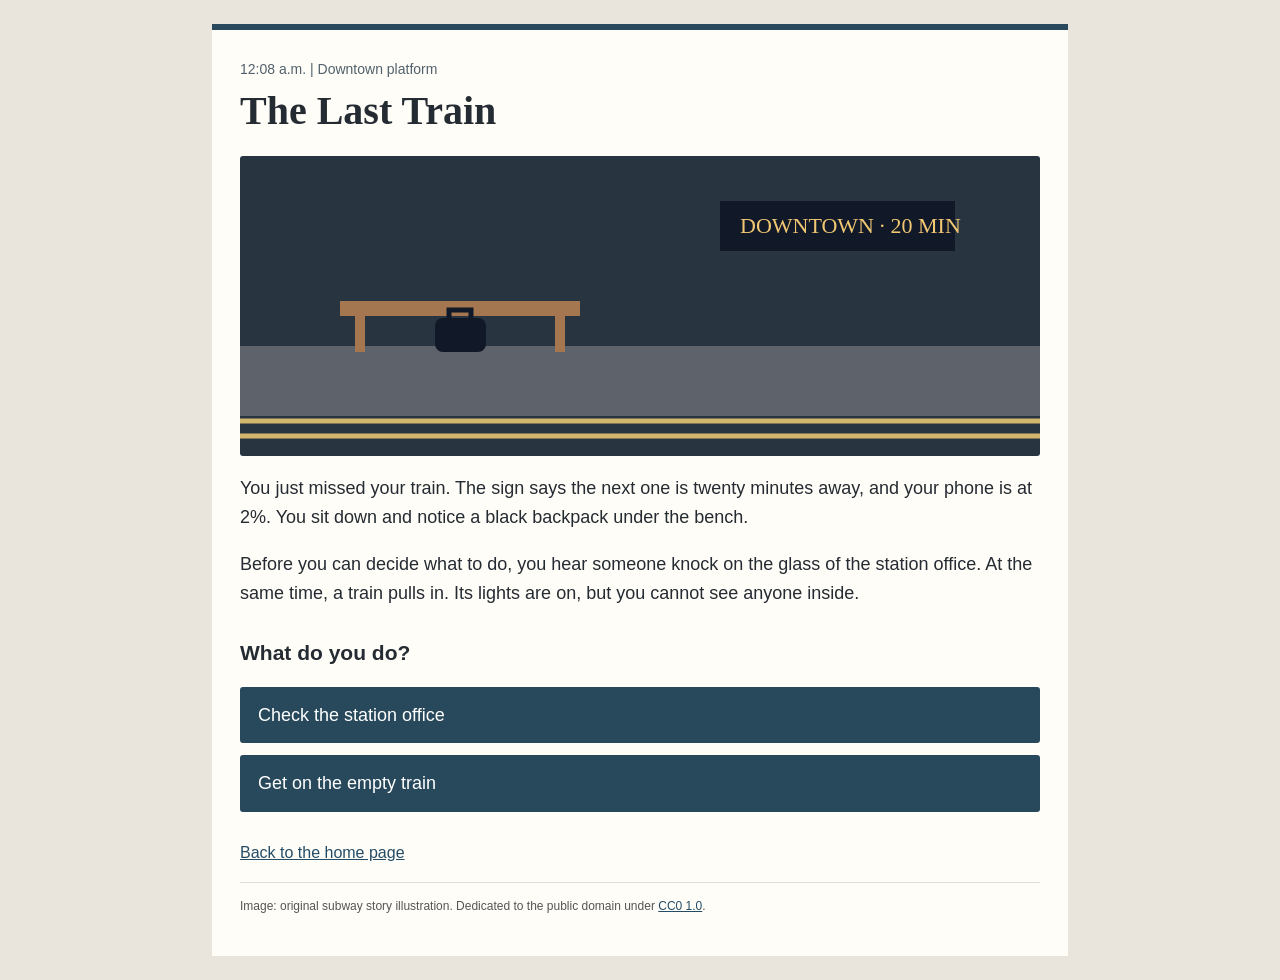
<file: index.html>
<!DOCTYPE html>
<html lang="en">
<head>
  <meta charset="UTF-8">
  <meta name="viewport" content="width=device-width, initial-scale=1.0">
  <title>The Last Train | A Subway Adventure</title>
  <link rel="stylesheet" href="style.css">
</head>
<body>
  <main>
    <p class="label">12:08 a.m. | Downtown platform</p>
    <h1>The Last Train</h1>
    <img src="images/index.svg" alt="An empty subway platform with a black backpack under a bench." width="800" height="300">
    <p>You just missed your train. The sign says the next one is twenty minutes away, and your phone is at 2%. You sit down and notice a black backpack under the bench.</p>
    <p>Before you can decide what to do, you hear someone knock on the glass of the station office. At the same time, a train pulls in. Its lights are on, but you cannot see anyone inside.</p>
    <h2>What do you do?</h2>
    <div class="choices">
      <a href="office.html">Check the station office</a>
      <a href="train.html">Get on the empty train</a>
    </div>
    <p class="home"><a href="index.html">Back to the home page</a></p>
    <p class="credit">Image: original subway story illustration. Dedicated to the public domain under <a href="https://creativecommons.org/publicdomain/zero/1.0/">CC0 1.0</a>.</p>
  </main>
</body>
</html>
</file>
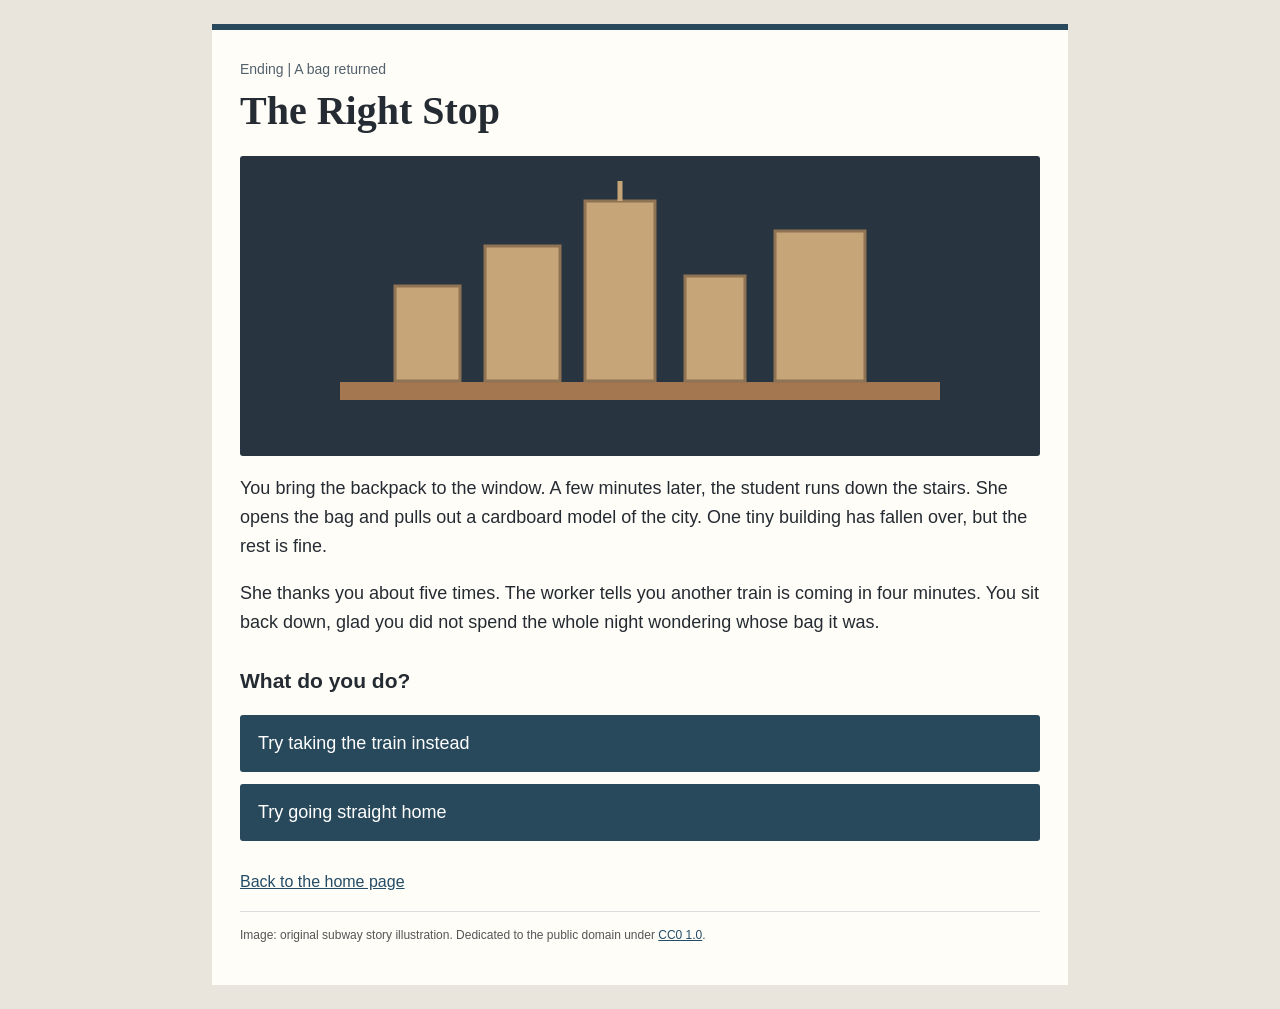
<file: found.html>
<!DOCTYPE html>
<html lang="en">
<head>
  <meta charset="UTF-8">
  <meta name="viewport" content="width=device-width, initial-scale=1.0">
  <title>The Right Stop | A Subway Adventure</title>
  <link rel="stylesheet" href="style.css">
</head>
<body>
  <main>
    <p class="label">Ending | A bag returned</p>
    <h1>The Right Stop</h1>
    <img src="images/found.svg" alt="A cardboard city model with small buildings on a table." width="800" height="300">
    <p>You bring the backpack to the window. A few minutes later, the student runs down the stairs. She opens the bag and pulls out a cardboard model of the city. One tiny building has fallen over, but the rest is fine.</p>
    <p>She thanks you about five times. The worker tells you another train is coming in four minutes. You sit back down, glad you did not spend the whole night wondering whose bag it was.</p>
    <h2>What do you do?</h2>
    <div class="choices">
      <a href="train.html">Try taking the train instead</a>
      <a href="home.html">Try going straight home</a>
    </div>
    <p class="home"><a href="index.html">Back to the home page</a></p>
    <p class="credit">Image: original subway story illustration. Dedicated to the public domain under <a href="https://creativecommons.org/publicdomain/zero/1.0/">CC0 1.0</a>.</p>
  </main>
</body>
</html>
</file>
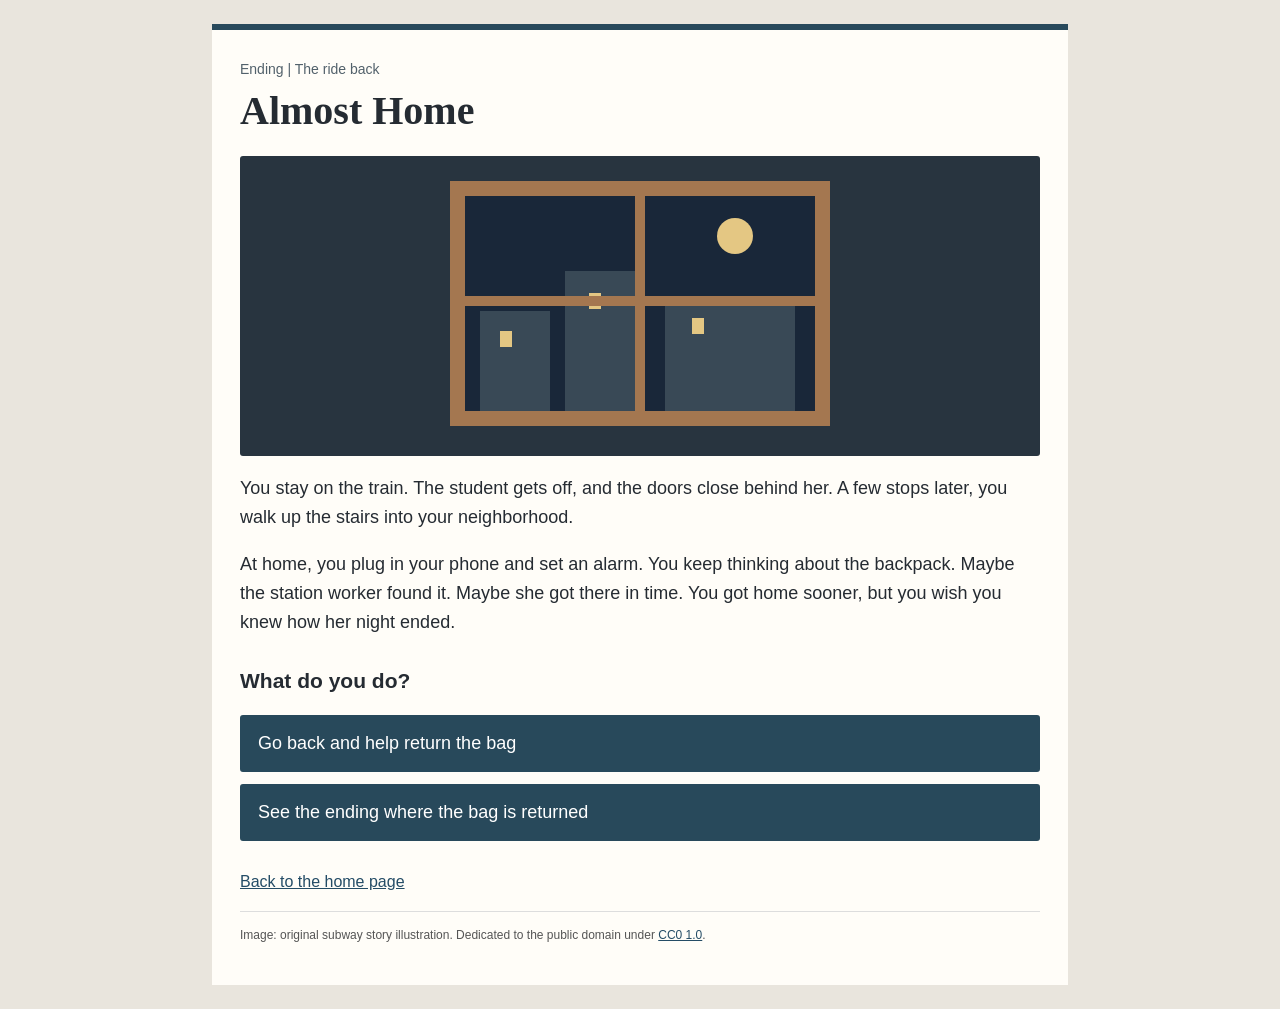
<file: home.html>
<!DOCTYPE html>
<html lang="en">
<head>
  <meta charset="UTF-8">
  <meta name="viewport" content="width=device-width, initial-scale=1.0">
  <title>Almost Home | A Subway Adventure</title>
  <link rel="stylesheet" href="style.css">
</head>
<body>
  <main>
    <p class="label">Ending | The ride back</p>
    <h1>Almost Home</h1>
    <img src="images/home.svg" alt="A bedroom window overlooking city buildings at night." width="800" height="300">
    <p>You stay on the train. The student gets off, and the doors close behind her. A few stops later, you walk up the stairs into your neighborhood.</p>
    <p>At home, you plug in your phone and set an alarm. You keep thinking about the backpack. Maybe the station worker found it. Maybe she got there in time. You got home sooner, but you wish you knew how her night ended.</p>
    <h2>What do you do?</h2>
    <div class="choices">
      <a href="office.html">Go back and help return the bag</a>
      <a href="found.html">See the ending where the bag is returned</a>
    </div>
    <p class="home"><a href="index.html">Back to the home page</a></p>
    <p class="credit">Image: original subway story illustration. Dedicated to the public domain under <a href="https://creativecommons.org/publicdomain/zero/1.0/">CC0 1.0</a>.</p>
  </main>
</body>
</html>
</file>
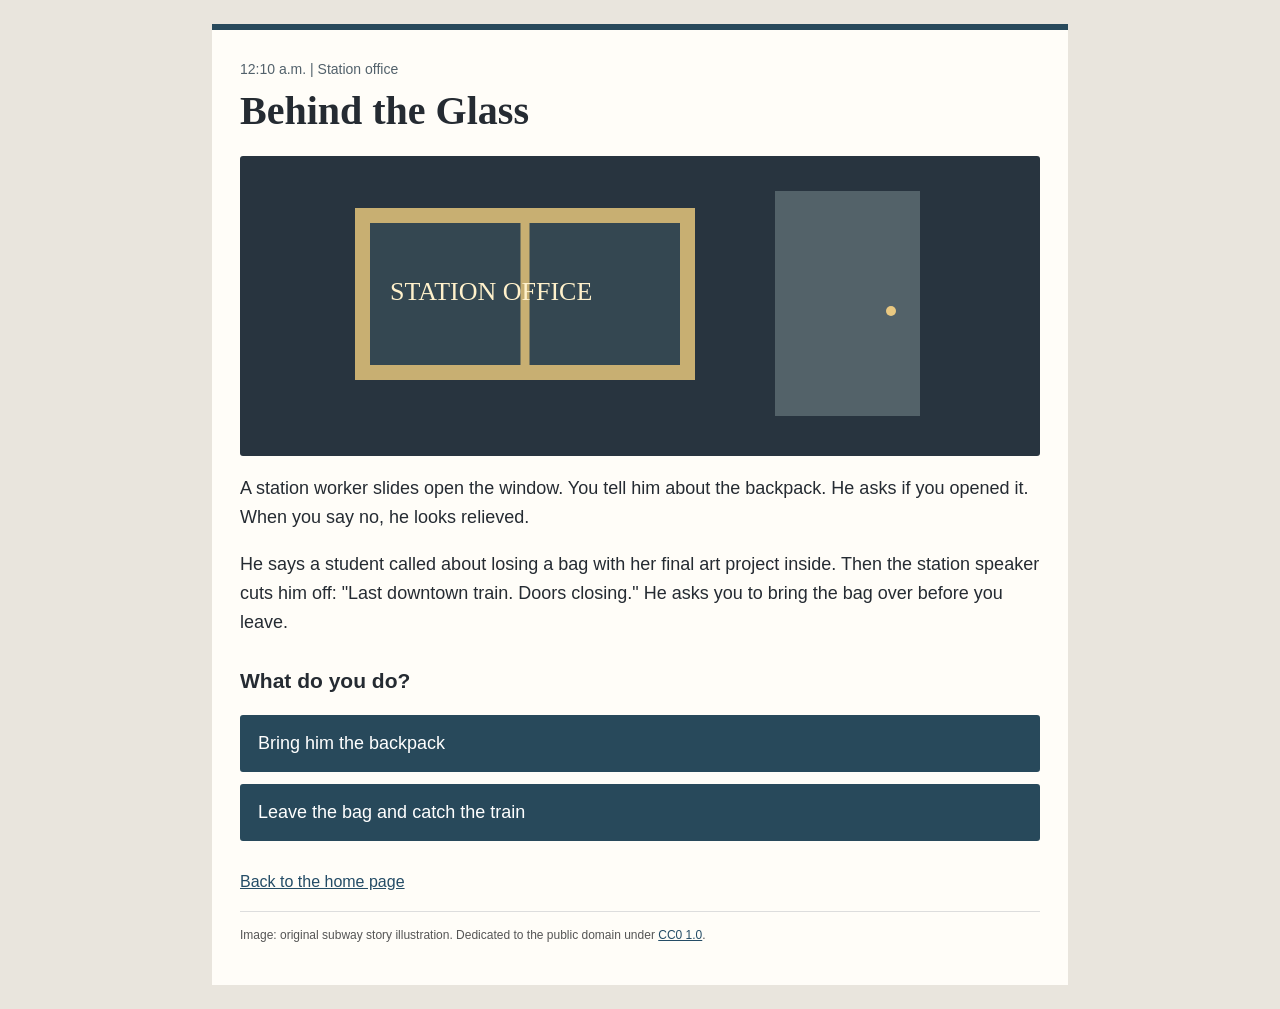
<file: office.html>
<!DOCTYPE html>
<html lang="en">
<head>
  <meta charset="UTF-8">
  <meta name="viewport" content="width=device-width, initial-scale=1.0">
  <title>Behind the Glass | A Subway Adventure</title>
  <link rel="stylesheet" href="style.css">
</head>
<body>
  <main>
    <p class="label">12:10 a.m. | Station office</p>
    <h1>Behind the Glass</h1>
    <img src="images/office.svg" alt="A lit station office window beside a closed door." width="800" height="300">
    <p>A station worker slides open the window. You tell him about the backpack. He asks if you opened it. When you say no, he looks relieved.</p>
    <p>He says a student called about losing a bag with her final art project inside. Then the station speaker cuts him off: &quot;Last downtown train. Doors closing.&quot; He asks you to bring the bag over before you leave.</p>
    <h2>What do you do?</h2>
    <div class="choices">
      <a href="found.html">Bring him the backpack</a>
      <a href="train.html">Leave the bag and catch the train</a>
    </div>
    <p class="home"><a href="index.html">Back to the home page</a></p>
    <p class="credit">Image: original subway story illustration. Dedicated to the public domain under <a href="https://creativecommons.org/publicdomain/zero/1.0/">CC0 1.0</a>.</p>
  </main>
</body>
</html>
</file>
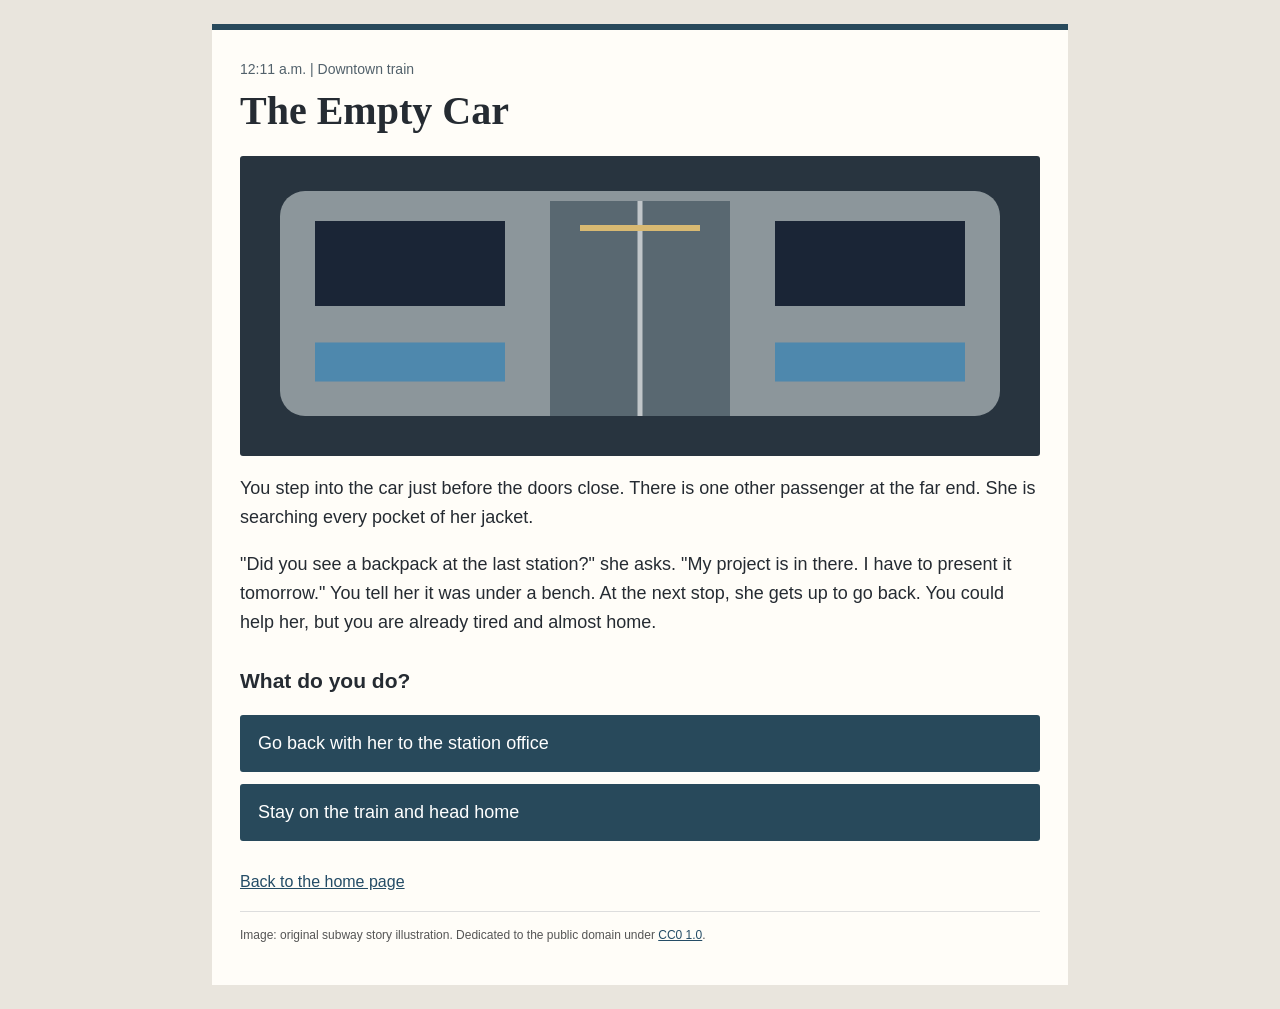
<file: train.html>
<!DOCTYPE html>
<html lang="en">
<head>
  <meta charset="UTF-8">
  <meta name="viewport" content="width=device-width, initial-scale=1.0">
  <title>The Empty Car | A Subway Adventure</title>
  <link rel="stylesheet" href="style.css">
</head>
<body>
  <main>
    <p class="label">12:11 a.m. | Downtown train</p>
    <h1>The Empty Car</h1>
    <img src="images/train.svg" alt="A subway car with blue seats and a route map." width="800" height="300">
    <p>You step into the car just before the doors close. There is one other passenger at the far end. She is searching every pocket of her jacket.</p>
    <p>&quot;Did you see a backpack at the last station?&quot; she asks. &quot;My project is in there. I have to present it tomorrow.&quot; You tell her it was under a bench. At the next stop, she gets up to go back. You could help her, but you are already tired and almost home.</p>
    <h2>What do you do?</h2>
    <div class="choices">
      <a href="office.html">Go back with her to the station office</a>
      <a href="home.html">Stay on the train and head home</a>
    </div>
    <p class="home"><a href="index.html">Back to the home page</a></p>
    <p class="credit">Image: original subway story illustration. Dedicated to the public domain under <a href="https://creativecommons.org/publicdomain/zero/1.0/">CC0 1.0</a>.</p>
  </main>
</body>
</html>
</file>
<file: style.css>
/* One stylesheet for all five pages. */
body {
  background-color: #e9e5dd;
  color: #252b32;
  font-family: Arial, Helvetica, sans-serif;
  font-size: 18px;
  line-height: 1.6;
  margin: 0;
  padding: 24px 16px;
}
main {
  max-width: 800px;
  margin: 0 auto;
  padding: 28px;
  background-color: #fffdf8;
  border-top: 6px solid #28495b;
}
h1 {
  font-family: Georgia, serif;
  font-size: 40px;
  line-height: 1.15;
  margin: 8px 0 22px;
}
h2 { font-size: 21px; margin-top: 28px; }
img { display: block; width: 100%; height: auto; border-radius: 3px; }
.label { color: #52616b; font-size: 14px; margin: 0; }
a { color: #244c66; text-decoration: underline; }
.choices a {
  display: block;
  background-color: #28495b;
  color: white;
  padding: 12px 16px;
  margin-bottom: 12px;
  border: 2px solid #28495b;
  border-radius: 3px;
  text-decoration: none;
}
.choices a:hover { background-color: #173344; border-color: #173344; text-decoration: underline; }
a:focus-visible { outline: 3px solid #bc731b; outline-offset: 4px; }
.home { font-size: 16px; margin-top: 28px; }
.credit { font-size: 12px; color: #555; border-top: 1px solid #ddd; padding-top: 14px; }
@media (max-width: 500px) {
  body { padding: 12px; }
  main { padding: 20px; }
  h1 { font-size: 32px; }
}
</file>
